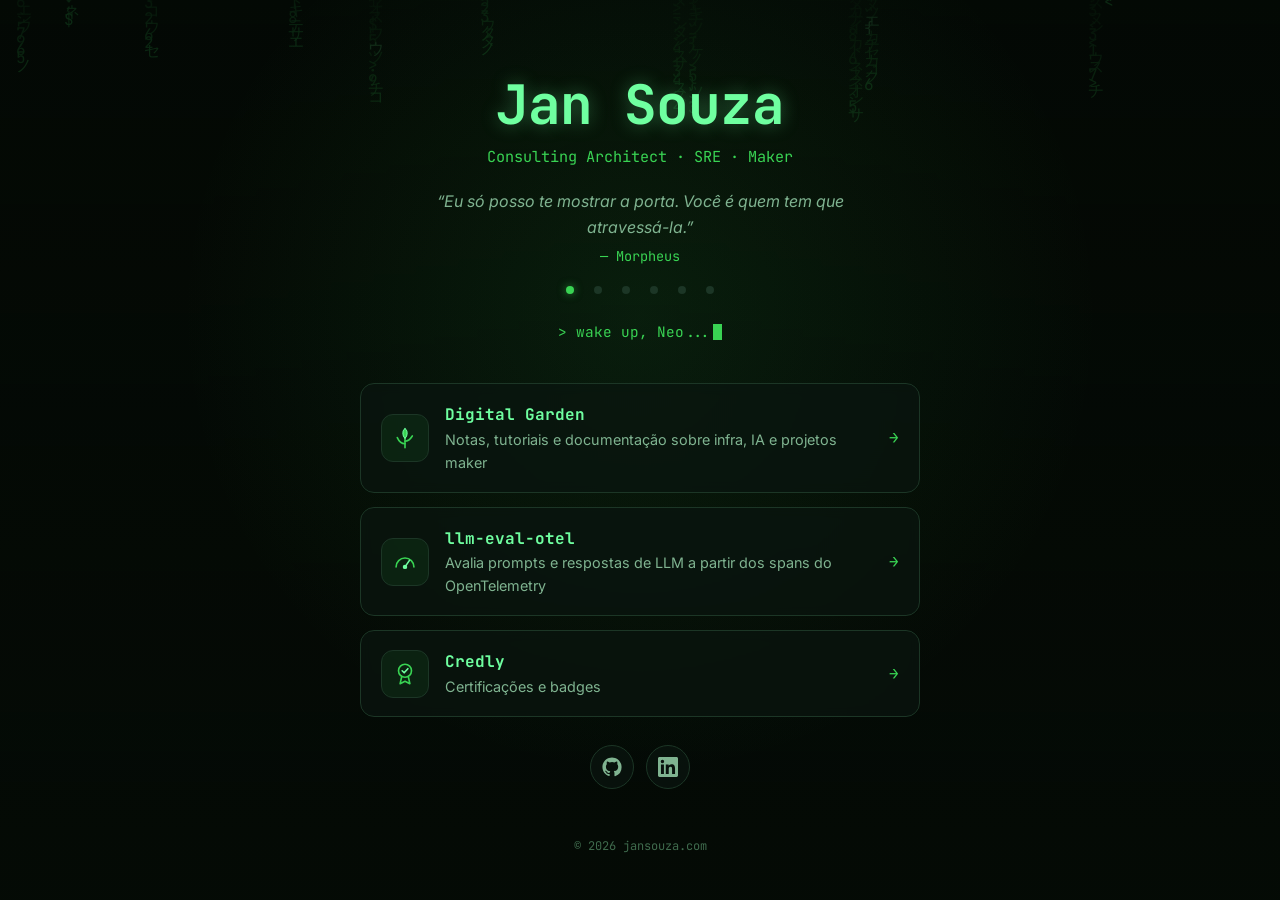
<file: index.html>
<!doctype html>
<html lang="pt-BR">
<head>
  <meta charset="utf-8">
  <meta name="viewport" content="width=device-width, initial-scale=1">
  <title>Jan Souza · Consulting Architect e SRE</title>
  <meta name="description" content="Jan Souza: Consulting Architect, SRE e maker. Notas sobre infraestrutura, IA, automação e invenções de fim de semana.">
  <meta name="theme-color" content="#050b06">
  <link rel="canonical" href="https://jansouza.com/">

  <meta property="og:type" content="website">
  <meta property="og:url" content="https://jansouza.com/">
  <meta property="og:title" content="Jan Souza">
  <meta property="og:description" content="Consulting Architect, SRE e maker.">
  <meta property="og:locale" content="pt_BR">
  <meta property="og:image" content="https://jansouza.com/assets/og-image.png">
  <meta property="og:image:width" content="1200">
  <meta property="og:image:height" content="630">
  <meta property="og:image:alt" content="Jan Souza, Consulting Architect, SRE e maker, sobre uma chuva de caracteres verdes">
  <meta name="twitter:card" content="summary_large_image">

  <link rel="icon" href="/favicon.ico" sizes="any">
  <link rel="icon" href="/favicon.svg" type="image/svg+xml">
  <link rel="apple-touch-icon" href="/apple-touch-icon.png">

  <script type="application/ld+json">
  {
    "@context": "https://schema.org",
    "@graph": [
      {
        "@type": "WebSite",
        "@id": "https://jansouza.com/#website",
        "url": "https://jansouza.com/",
        "name": "Jan Souza",
        "inLanguage": "pt-BR",
        "publisher": { "@id": "https://jansouza.com/#person" }
      },
      {
        "@type": "Person",
        "@id": "https://jansouza.com/#person",
        "name": "Jan Souza",
        "url": "https://jansouza.com/",
        "jobTitle": "Consulting Architect",
        "sameAs": [
          "https://github.com/jansouza",
          "https://www.linkedin.com/in/jansouza",
          "https://www.credly.com/users/jan.souza",
          "https://garden.jansouza.com"
        ]
      }
    ]
  }
  </script>

  <link rel="preconnect" href="https://fonts.googleapis.com">
  <link rel="preconnect" href="https://fonts.gstatic.com" crossorigin>
  <link href="https://fonts.googleapis.com/css2?family=JetBrains+Mono:wght@500;700&family=Inter:wght@400;500;600&display=swap" rel="stylesheet">

  <style>
    :root {
      --bg: #050b06;
      --bg-raised: rgba(11, 22, 16, 0.72);
      --text: #d7f5df;
      --muted: #7fb390;
      --accent: #39d353;
      --accent-strong: #6fffa0;
      --border: #1c3626;
      --mono: "JetBrains Mono", "SFMono-Regular", Consolas, Menlo, monospace;
      --sans: "Inter", "Helvetica Neue", Helvetica, Arial, sans-serif;
    }

    *, *::before, *::after { box-sizing: border-box; }

    html, body { height: 100%; }

    body {
      margin: 0;
      font-family: var(--sans);
      font-size: 16px;
      line-height: 1.6;
      color: var(--text);
      background: var(--bg);
      -webkit-font-smoothing: antialiased;
      overflow-x: hidden;
    }

    /* Fundo: chuva de caracteres + brilho radial */
    #rain {
      position: fixed;
      inset: 0;
      width: 100%;
      height: 100%;
      z-index: 0;
      opacity: 0.35;
    }

    .glow {
      position: fixed;
      inset: 0;
      z-index: 0;
      pointer-events: none;
      background:
        radial-gradient(60vmax 60vmax at 50% 35%, rgba(57, 211, 83, 0.10), transparent 60%),
        linear-gradient(to bottom, rgba(5, 11, 6, 0.2), rgba(5, 11, 6, 0.85));
    }

    main {
      position: relative;
      z-index: 1;
      min-height: 100%;
      display: flex;
      flex-direction: column;
      align-items: center;
      justify-content: center;
      padding: 64px 16px 32px;
    }

    .hero {
      width: 100%;
      max-width: 560px;
      text-align: center;
      animation: rise 0.8s ease-out both;
    }

    h1 {
      margin: 0;
      font-family: var(--mono);
      font-size: clamp(2.4rem, 8vw, 3.4rem);
      font-weight: 700;
      line-height: 1.05;
      letter-spacing: -1px;
      color: var(--accent-strong);
      text-shadow: 0 0 18px rgba(111, 255, 160, 0.35);
    }

    .role {
      margin: 12px 0 0;
      font-family: var(--mono);
      font-size: 0.95rem;
      color: var(--accent);
    }

    /* Carrossel de frases: todas na mesma célula do grid, então a altura não pula */
    .quotes {
      display: grid;
      margin: 20px auto 0;
      max-width: 44ch;
    }

    .quote {
      grid-area: 1 / 1;
      margin: 0;
      opacity: 0;
      visibility: hidden;
      transition: opacity 0.6s, visibility 0.6s;
    }

    .quote.is-active {
      opacity: 1;
      visibility: visible;
    }

    .quote blockquote {
      margin: 0;
      color: var(--muted);
      font-style: italic;
    }

    .quote figcaption {
      margin-top: 6px;
      font-family: var(--mono);
      font-size: 0.85rem;
      color: var(--accent);
    }

    .quote-dots {
      display: flex;
      justify-content: center;
      gap: 4px;
      margin-top: 10px;
    }

    .quote-dots button {
      display: grid;
      place-items: center;
      width: 24px;
      height: 24px;
      padding: 0;
      border: 0;
      border-radius: 50%;
      background: none;
      cursor: pointer;
    }

    .quote-dots button::before {
      content: "";
      width: 8px;
      height: 8px;
      border-radius: 50%;
      background: var(--border);
      transition: background 0.2s, box-shadow 0.2s;
    }

    .quote-dots button[aria-current="true"]::before {
      background: var(--accent);
      box-shadow: 0 0 8px rgba(57, 211, 83, 0.6);
    }

    .quote-dots button:hover::before { background: var(--accent-strong); }

    .quote-dots button:focus-visible {
      outline: 1px solid var(--accent);
      outline-offset: 0;
    }

    .prompt {
      margin: 18px 0 0;
      font-family: var(--mono);
      font-size: 0.9rem;
      color: var(--accent);
    }

    .prompt .cursor {
      display: inline-block;
      width: 0.6em;
      height: 1.1em;
      margin-left: 2px;
      vertical-align: -0.2em;
      background: var(--accent);
      animation: blink 1.1s steps(1) infinite;
    }

    /* Links */
    .links {
      display: grid;
      gap: 14px;
      margin: 40px 0 0;
      padding: 0;
      list-style: none;
      text-align: left;
    }

    .card {
      display: flex;
      align-items: center;
      gap: 16px;
      padding: 18px 20px;
      border: 1px solid var(--border);
      border-radius: 14px;
      background: var(--bg-raised);
      backdrop-filter: blur(6px);
      -webkit-backdrop-filter: blur(6px);
      color: var(--text);
      text-decoration: none;
      transition: border-color 0.2s, transform 0.2s, box-shadow 0.2s;
    }

    .card:hover,
    .card:focus-visible {
      border-color: var(--accent);
      transform: translateY(-2px);
      box-shadow: 0 8px 30px rgba(57, 211, 83, 0.15);
      outline: none;
    }

    .card .icon {
      flex: none;
      display: grid;
      place-items: center;
      width: 48px;
      height: 48px;
      border-radius: 12px;
      background: rgba(57, 211, 83, 0.08);
      border: 1px solid var(--border);
    }

    .card .icon svg { width: 26px; height: 26px; }

    .card .label { flex: 1; min-width: 0; }

    .card .title {
      display: block;
      font-family: var(--mono);
      font-weight: 700;
      color: var(--accent-strong);
    }

    .card .desc {
      display: block;
      font-size: 0.9rem;
      color: var(--muted);
    }

    .card .arrow {
      flex: none;
      font-family: var(--mono);
      color: var(--accent);
      transition: transform 0.2s;
    }

    .card:hover .arrow { transform: translateX(4px); }

    /* Ícones sociais */
    .social {
      display: flex;
      justify-content: center;
      gap: 12px;
      margin: 28px 0 0;
      padding: 0;
      list-style: none;
    }

    .social a {
      display: grid;
      place-items: center;
      width: 44px;
      height: 44px;
      border: 1px solid var(--border);
      border-radius: 50%;
      background: var(--bg-raised);
      color: var(--muted);
      transition: color 0.2s, border-color 0.2s, box-shadow 0.2s;
    }

    .social a:hover,
    .social a:focus-visible {
      color: var(--accent-strong);
      border-color: var(--accent);
      box-shadow: 0 0 16px rgba(57, 211, 83, 0.3);
      outline: none;
    }

    .social svg { width: 20px; height: 20px; fill: currentColor; }

    footer {
      margin-top: 48px;
      font-family: var(--mono);
      font-size: 0.75rem;
      color: #3f6b4d;
    }

    @keyframes rise {
      from { opacity: 0; transform: translateY(16px); }
      to { opacity: 1; transform: none; }
    }

    @keyframes blink { 50% { opacity: 0; } }

    @media (prefers-reduced-motion: reduce) {
      *, *::before, *::after { animation: none !important; transition: none !important; }
      #rain { display: none; }
    }
  </style>
</head>
<body>
  <canvas id="rain" aria-hidden="true"></canvas>
  <div class="glow" aria-hidden="true"></div>

  <main>
    <section class="hero">
      <h1>Jan Souza</h1>
      <p class="role">Consulting Architect · SRE · Maker</p>

      <!-- Para adicionar uma frase, copie um bloco <figure> abaixo. -->
      <div class="carousel" aria-roledescription="carrossel" aria-label="Frases de Matrix">
        <div class="quotes">
          <figure class="quote is-active">
            <blockquote>“Eu só posso te mostrar a porta. Você é quem tem que atravessá-la.”</blockquote>
            <figcaption>— Morpheus</figcaption>
          </figure>
          <figure class="quote">
            <blockquote>“Não existe colher.”</blockquote>
            <figcaption>— Garoto da colher</figcaption>
          </figure>
          <figure class="quote">
            <blockquote>“Siga o coelho branco.”</blockquote>
            <figcaption>— Trinity</figcaption>
          </figure>
          <figure class="quote">
            <blockquote>“Existe uma diferença entre conhecer o caminho e trilhar o caminho.”</blockquote>
            <figcaption>— Morpheus</figcaption>
          </figure>
          <figure class="quote">
            <blockquote>“Ninguém pode ser informado do que é a Matrix. Você tem que ver por si mesmo.”</blockquote>
            <figcaption>— Morpheus</figcaption>
          </figure>
          <figure class="quote">
            <blockquote>“Liberte sua mente.”</blockquote>
            <figcaption>— Morpheus</figcaption>
          </figure>
        </div>
        <div class="quote-dots"></div>
      </div>
      <p class="prompt">&gt; wake up, Neo...<span class="cursor" aria-hidden="true"></span></p>

      <!-- Para adicionar um novo link, copie um bloco <li> abaixo. -->
      <ul class="links">
        <li>
          <a class="card" href="https://garden.jansouza.com">
            <span class="icon" aria-hidden="true">
              <svg viewBox="0 0 64 64" fill="none" stroke="#39d353" stroke-width="4" stroke-linecap="round" stroke-linejoin="round">
                <path d="M32 56V30"/>
                <path d="M32 46C24 46 17 40 13 31"/>
                <path d="M32 40C39 40 45 35 50 27"/>
                <path d="M32 33C25 27 25 15 32 8C39 15 39 27 32 33Z" fill="#39d353" stroke="#6fffa0" stroke-width="2.5"/>
              </svg>
            </span>
            <span class="label">
              <span class="title">Digital Garden</span>
              <span class="desc">Notas, tutoriais e documentação sobre infra, IA e projetos maker</span>
            </span>
            <span class="arrow" aria-hidden="true">→</span>
          </a>
        </li>
        <li>
          <a class="card" href="https://llm-eval.jansouza.com/">
            <span class="icon" aria-hidden="true">
              <svg viewBox="0 0 64 64" fill="none" stroke="#39d353" stroke-width="4" stroke-linecap="round" stroke-linejoin="round">
                <path d="M10 44A22 22 0 0 1 54 44"/>
                <path d="M32 44L43 28" stroke="#6fffa0"/>
                <circle cx="32" cy="44" r="3.5" fill="#6fffa0" stroke="#6fffa0"/>
              </svg>
            </span>
            <span class="label">
              <span class="title">llm-eval-otel</span>
              <span class="desc">Avalia prompts e respostas de LLM a partir dos spans do OpenTelemetry</span>
            </span>
            <span class="arrow" aria-hidden="true">→</span>
          </a>
        </li>
        <li>
          <a class="card" href="https://www.credly.com/users/jan.souza" rel="me">
            <span class="icon" aria-hidden="true">
              <svg viewBox="0 0 64 64" fill="none" stroke="#39d353" stroke-width="4" stroke-linecap="round" stroke-linejoin="round">
                <path d="M24 38L20 56L32 50L44 56L40 38"/>
                <circle cx="32" cy="24" r="16"/>
                <path d="M25 24L30 29L39 19" stroke="#6fffa0"/>
              </svg>
            </span>
            <span class="label">
              <span class="title">Credly</span>
              <span class="desc">Certificações e badges</span>
            </span>
            <span class="arrow" aria-hidden="true">→</span>
          </a>
        </li>
      </ul>

      <ul class="social">
        <li>
          <a href="https://github.com/jansouza" aria-label="GitHub" rel="me">
            <svg viewBox="0 0 24 24"><path d="M12 .5C5.65.5.5 5.65.5 12c0 5.08 3.29 9.39 7.86 10.91.58.11.79-.25.79-.56v-2c-3.2.7-3.87-1.37-3.87-1.37-.52-1.33-1.28-1.68-1.28-1.68-1.05-.72.08-.7.08-.7 1.16.08 1.77 1.19 1.77 1.19 1.03 1.77 2.7 1.26 3.36.96.1-.75.4-1.26.73-1.55-2.55-.29-5.24-1.28-5.24-5.69 0-1.26.45-2.29 1.19-3.1-.12-.29-.52-1.46.11-3.05 0 0 .97-.31 3.17 1.18a11 11 0 0 1 5.77 0c2.2-1.49 3.17-1.18 3.17-1.18.63 1.59.23 2.76.11 3.05.74.81 1.19 1.84 1.19 3.1 0 4.42-2.69 5.39-5.26 5.68.41.36.78 1.06.78 2.14v3.17c0 .31.21.68.8.56A11.5 11.5 0 0 0 23.5 12C23.5 5.65 18.35.5 12 .5Z"/></svg>
          </a>
        </li>
        <li>
          <a href="https://www.linkedin.com/in/jansouza" aria-label="LinkedIn" rel="me">
            <svg viewBox="0 0 24 24"><path d="M20.45 20.45h-3.56v-5.57c0-1.33-.02-3.04-1.85-3.04-1.85 0-2.14 1.45-2.14 2.94v5.67H9.35V9h3.41v1.56h.05c.48-.9 1.64-1.85 3.37-1.85 3.6 0 4.27 2.37 4.27 5.46v6.28ZM5.34 7.43a2.06 2.06 0 1 1 0-4.13 2.06 2.06 0 0 1 0 4.13ZM7.12 20.45H3.56V9h3.56v11.45ZM22.22 0H1.77C.79 0 0 .77 0 1.73v20.54C0 23.23.79 24 1.77 24h20.45c.98 0 1.78-.77 1.78-1.73V1.73C24 .77 23.2 0 22.22 0Z"/></svg>
          </a>
        </li>
      </ul>
    </section>

    <footer>© <span id="year">2026</span> jansouza.com</footer>
  </main>

  <script>
    document.getElementById("year").textContent = new Date().getFullYear();

    // Carrossel de frases: troca sozinho a cada 7s e pausa com mouse ou foco em cima
    (function () {
      var carousel = document.querySelector(".carousel");
      var quotes = carousel.querySelectorAll(".quote");
      var dots = carousel.querySelector(".quote-dots");
      var auto = !window.matchMedia("(prefers-reduced-motion: reduce)").matches;
      var current = 0;
      var timer = null;

      quotes.forEach(function (quote, i) {
        var dot = document.createElement("button");
        dot.type = "button";
        dot.setAttribute("aria-label", "Frase " + (i + 1));
        dot.addEventListener("click", function () { show(i); });
        dots.appendChild(dot);
      });
      dots.children[0].setAttribute("aria-current", "true");

      function show(i) {
        quotes[current].classList.remove("is-active");
        dots.children[current].removeAttribute("aria-current");
        current = i;
        quotes[current].classList.add("is-active");
        dots.children[current].setAttribute("aria-current", "true");
      }

      function start() {
        if (!auto || timer) return;
        timer = setInterval(function () { show((current + 1) % quotes.length); }, 7000);
      }

      function stop() {
        clearInterval(timer);
        timer = null;
      }

      carousel.addEventListener("mouseenter", stop);
      carousel.addEventListener("mouseleave", start);
      carousel.addEventListener("focusin", stop);
      carousel.addEventListener("focusout", start);
      start();
    })();

    // Chuva de caracteres no fundo (desligada com prefers-reduced-motion)
    (function () {
      if (window.matchMedia("(prefers-reduced-motion: reduce)").matches) return;

      var canvas = document.getElementById("rain");
      var ctx = canvas.getContext("2d");
      var chars = "アイウエオカキクケコサシスセソタチツテトナニヌネノ0123456789{}<>/=;$".split("");
      var size = 16;
      var columns, drops;

      function resize() {
        var dpr = window.devicePixelRatio || 1;
        canvas.width = window.innerWidth * dpr;
        canvas.height = window.innerHeight * dpr;
        ctx.setTransform(dpr, 0, 0, dpr, 0, 0);
        columns = Math.ceil(window.innerWidth / size);
        drops = Array.from({ length: columns }, function () {
          return Math.random() * -window.innerHeight / size;
        });
      }

      function draw() {
        ctx.fillStyle = "rgba(5, 11, 6, 0.12)";
        ctx.fillRect(0, 0, window.innerWidth, window.innerHeight);
        ctx.font = size + "px 'JetBrains Mono', monospace";

        for (var i = 0; i < columns; i++) {
          var ch = chars[Math.floor(Math.random() * chars.length)];
          ctx.fillStyle = Math.random() > 0.97 ? "#6fffa0" : "#1f7a35";
          ctx.fillText(ch, i * size, drops[i] * size);
          if (drops[i] * size > window.innerHeight && Math.random() > 0.975) drops[i] = 0;
          drops[i] += 0.5;
        }
      }

      resize();
      window.addEventListener("resize", resize);

      var last = 0;
      (function loop(t) {
        if (t - last > 50) { draw(); last = t; }
        requestAnimationFrame(loop);
      })(0);
    })();
  </script>
</body>
</html>
</file>
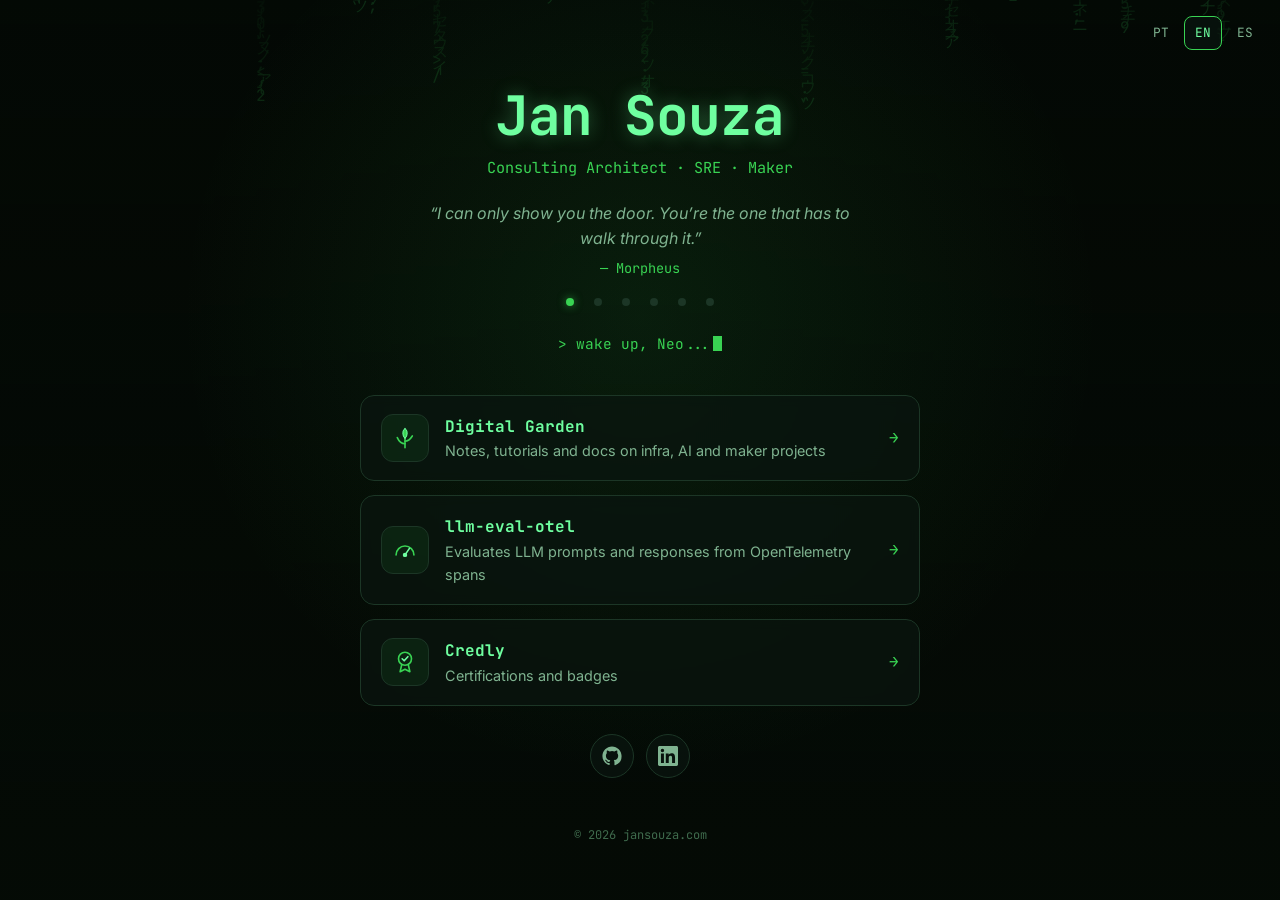
<file: en/index.html>
<!doctype html>
<html lang="en">
<head>
  <meta charset="utf-8">
  <meta name="viewport" content="width=device-width, initial-scale=1">
  <title>Jan Souza · Consulting Architect &amp; SRE</title>
  <meta name="description" content="Jan Souza: Consulting Architect, SRE and maker. Notes on infrastructure, AI, automation and weekend inventions.">
  <meta name="theme-color" content="#050b06">
  <link rel="canonical" href="https://jansouza.com/en/">
  <link rel="alternate" hreflang="pt-BR" href="https://jansouza.com/">
  <link rel="alternate" hreflang="en" href="https://jansouza.com/en/">
  <link rel="alternate" hreflang="es" href="https://jansouza.com/es/">
  <link rel="alternate" hreflang="x-default" href="https://jansouza.com/">

  <meta property="og:type" content="website">
  <meta property="og:url" content="https://jansouza.com/en/">
  <meta property="og:title" content="Jan Souza">
  <meta property="og:description" content="Consulting Architect, SRE and maker.">
  <meta property="og:locale" content="en_US">
  <meta property="og:locale:alternate" content="pt_BR">
  <meta property="og:locale:alternate" content="es_ES">
  <meta property="og:image" content="https://jansouza.com/assets/og-image.png">
  <meta property="og:image:width" content="1200">
  <meta property="og:image:height" content="630">
  <meta property="og:image:alt" content="Jan Souza, Consulting Architect, SRE and maker, over a rain of green characters">
  <meta name="twitter:card" content="summary_large_image">

  <link rel="icon" href="/favicon.ico" sizes="any">
  <link rel="icon" href="/favicon.svg" type="image/svg+xml">
  <link rel="apple-touch-icon" href="/apple-touch-icon.png">

  <script type="application/ld+json">
  {
    "@context": "https://schema.org",
    "@graph": [
      {
        "@type": "WebSite",
        "@id": "https://jansouza.com/en/#website",
        "url": "https://jansouza.com/en/",
        "name": "Jan Souza",
        "inLanguage": "en",
        "publisher": { "@id": "https://jansouza.com/#person" }
      },
      {
        "@type": "Person",
        "@id": "https://jansouza.com/#person",
        "name": "Jan Souza",
        "url": "https://jansouza.com/",
        "jobTitle": "Consulting Architect",
        "sameAs": [
          "https://github.com/jansouza",
          "https://www.linkedin.com/in/jansouza",
          "https://www.credly.com/users/jan.souza",
          "https://garden.jansouza.com"
        ]
      }
    ]
  }
  </script>

  <link rel="preconnect" href="https://fonts.googleapis.com">
  <link rel="preconnect" href="https://fonts.gstatic.com" crossorigin>
  <link href="https://fonts.googleapis.com/css2?family=JetBrains+Mono:wght@500;700&family=Inter:wght@400;500;600&display=swap" rel="stylesheet">

  <link rel="stylesheet" href="/assets/style.css">
</head>
<body>
  <canvas id="rain" aria-hidden="true"></canvas>
  <div class="glow" aria-hidden="true"></div>

  <main>
    <!-- Seletor de idioma: a versão em português fica em /, a em espanhol em /es/ -->
    <nav aria-label="Language">
      <ul class="lang">
        <li><a href="/" hreflang="pt-BR" lang="pt-BR">PT</a></li>
        <li><a href="/en/" hreflang="en" lang="en" aria-current="page">EN</a></li>
        <li><a href="/es/" hreflang="es" lang="es">ES</a></li>
      </ul>
    </nav>

    <section class="hero">
      <h1>Jan Souza</h1>
      <p class="role">Consulting Architect · SRE · Maker</p>

      <!-- Para adicionar uma frase, copie um bloco <figure> abaixo. -->
      <div class="carousel" aria-roledescription="carousel" aria-label="Matrix quotes">
        <div class="quotes">
          <figure class="quote is-active">
            <blockquote>“I can only show you the door. You’re the one that has to walk through it.”</blockquote>
            <figcaption>— Morpheus</figcaption>
          </figure>
          <figure class="quote">
            <blockquote>“There is no spoon.”</blockquote>
            <figcaption>— Spoon Boy</figcaption>
          </figure>
          <figure class="quote">
            <blockquote>“Follow the white rabbit.”</blockquote>
            <figcaption>— Trinity</figcaption>
          </figure>
          <figure class="quote">
            <blockquote>“There’s a difference between knowing the path and walking the path.”</blockquote>
            <figcaption>— Morpheus</figcaption>
          </figure>
          <figure class="quote">
            <blockquote>“No one can be told what the Matrix is. You have to see it for yourself.”</blockquote>
            <figcaption>— Morpheus</figcaption>
          </figure>
          <figure class="quote">
            <blockquote>“Free your mind.”</blockquote>
            <figcaption>— Morpheus</figcaption>
          </figure>
        </div>
        <div class="quote-dots" data-label="Quote"></div>
      </div>
      <p class="prompt">&gt; wake up, Neo...<span class="cursor" aria-hidden="true"></span></p>

      <!-- Para adicionar um novo link, copie um bloco <li> abaixo. -->
      <ul class="links">
        <li>
          <a class="card" href="https://garden.jansouza.com">
            <span class="icon" aria-hidden="true">
              <svg viewBox="0 0 64 64" fill="none" stroke="#39d353" stroke-width="4" stroke-linecap="round" stroke-linejoin="round">
                <path d="M32 56V30"/>
                <path d="M32 46C24 46 17 40 13 31"/>
                <path d="M32 40C39 40 45 35 50 27"/>
                <path d="M32 33C25 27 25 15 32 8C39 15 39 27 32 33Z" fill="#39d353" stroke="#6fffa0" stroke-width="2.5"/>
              </svg>
            </span>
            <span class="label">
              <span class="title">Digital Garden</span>
              <span class="desc">Notes, tutorials and docs on infra, AI and maker projects</span>
            </span>
            <span class="arrow" aria-hidden="true">→</span>
          </a>
        </li>
        <li>
          <a class="card" href="https://llm-eval.jansouza.com/">
            <span class="icon" aria-hidden="true">
              <svg viewBox="0 0 64 64" fill="none" stroke="#39d353" stroke-width="4" stroke-linecap="round" stroke-linejoin="round">
                <path d="M10 44A22 22 0 0 1 54 44"/>
                <path d="M32 44L43 28" stroke="#6fffa0"/>
                <circle cx="32" cy="44" r="3.5" fill="#6fffa0" stroke="#6fffa0"/>
              </svg>
            </span>
            <span class="label">
              <span class="title">llm-eval-otel</span>
              <span class="desc">Evaluates LLM prompts and responses from OpenTelemetry spans</span>
            </span>
            <span class="arrow" aria-hidden="true">→</span>
          </a>
        </li>
        <li>
          <a class="card" href="https://www.credly.com/users/jan.souza" rel="me">
            <span class="icon" aria-hidden="true">
              <svg viewBox="0 0 64 64" fill="none" stroke="#39d353" stroke-width="4" stroke-linecap="round" stroke-linejoin="round">
                <path d="M24 38L20 56L32 50L44 56L40 38"/>
                <circle cx="32" cy="24" r="16"/>
                <path d="M25 24L30 29L39 19" stroke="#6fffa0"/>
              </svg>
            </span>
            <span class="label">
              <span class="title">Credly</span>
              <span class="desc">Certifications and badges</span>
            </span>
            <span class="arrow" aria-hidden="true">→</span>
          </a>
        </li>
      </ul>

      <ul class="social">
        <li>
          <a href="https://github.com/jansouza" aria-label="GitHub" rel="me">
            <svg viewBox="0 0 24 24"><path d="M12 .5C5.65.5.5 5.65.5 12c0 5.08 3.29 9.39 7.86 10.91.58.11.79-.25.79-.56v-2c-3.2.7-3.87-1.37-3.87-1.37-.52-1.33-1.28-1.68-1.28-1.68-1.05-.72.08-.7.08-.7 1.16.08 1.77 1.19 1.77 1.19 1.03 1.77 2.7 1.26 3.36.96.1-.75.4-1.26.73-1.55-2.55-.29-5.24-1.28-5.24-5.69 0-1.26.45-2.29 1.19-3.1-.12-.29-.52-1.46.11-3.05 0 0 .97-.31 3.17 1.18a11 11 0 0 1 5.77 0c2.2-1.49 3.17-1.18 3.17-1.18.63 1.59.23 2.76.11 3.05.74.81 1.19 1.84 1.19 3.1 0 4.42-2.69 5.39-5.26 5.68.41.36.78 1.06.78 2.14v3.17c0 .31.21.68.8.56A11.5 11.5 0 0 0 23.5 12C23.5 5.65 18.35.5 12 .5Z"/></svg>
          </a>
        </li>
        <li>
          <a href="https://www.linkedin.com/in/jansouza" aria-label="LinkedIn" rel="me">
            <svg viewBox="0 0 24 24"><path d="M20.45 20.45h-3.56v-5.57c0-1.33-.02-3.04-1.85-3.04-1.85 0-2.14 1.45-2.14 2.94v5.67H9.35V9h3.41v1.56h.05c.48-.9 1.64-1.85 3.37-1.85 3.6 0 4.27 2.37 4.27 5.46v6.28ZM5.34 7.43a2.06 2.06 0 1 1 0-4.13 2.06 2.06 0 0 1 0 4.13ZM7.12 20.45H3.56V9h3.56v11.45ZM22.22 0H1.77C.79 0 0 .77 0 1.73v20.54C0 23.23.79 24 1.77 24h20.45c.98 0 1.78-.77 1.78-1.73V1.73C24 .77 23.2 0 22.22 0Z"/></svg>
          </a>
        </li>
      </ul>
    </section>

    <footer>© <span id="year">2026</span> jansouza.com</footer>
  </main>

  <script src="/assets/main.js"></script>
</body>
</html>
</file>
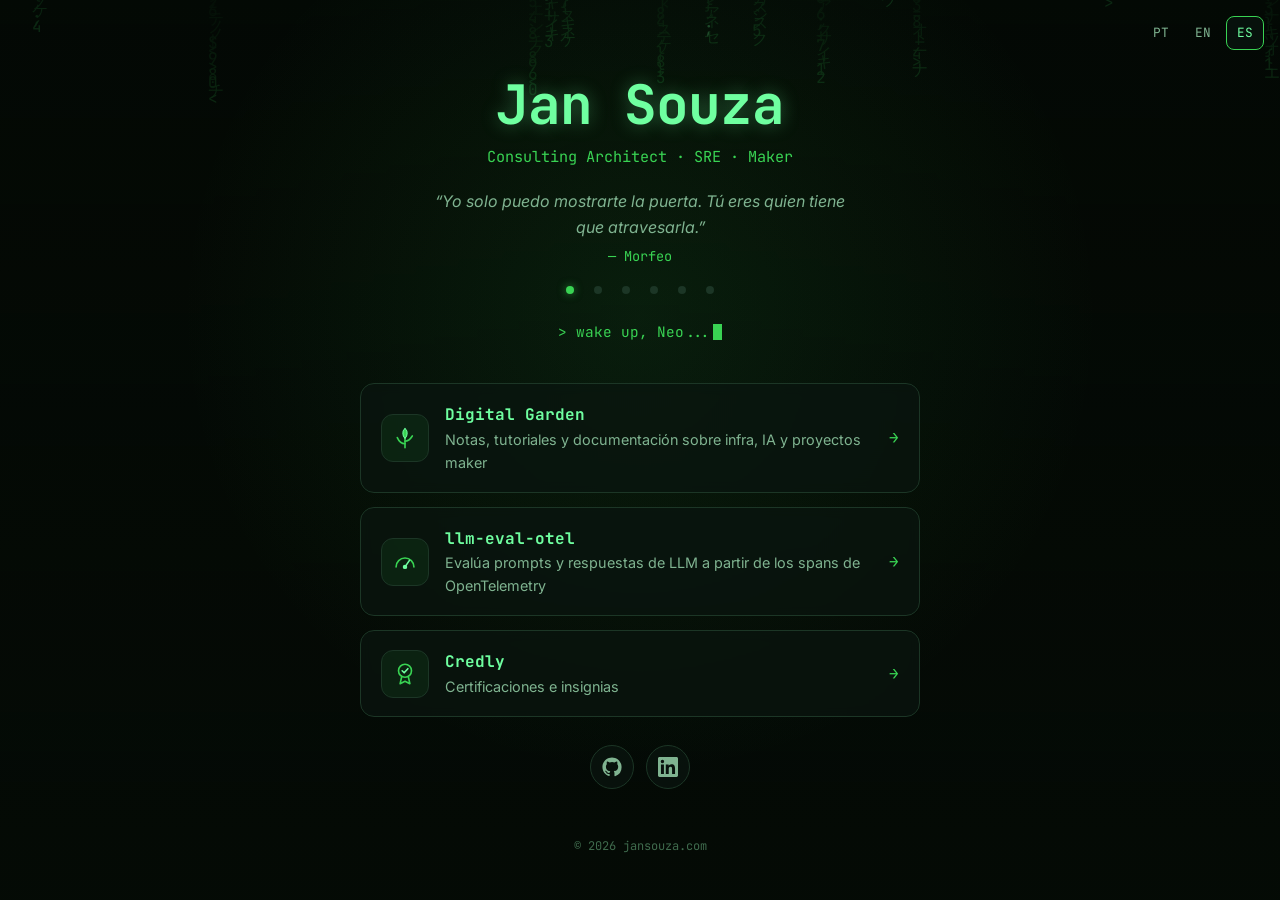
<file: es/index.html>
<!doctype html>
<html lang="es">
<head>
  <meta charset="utf-8">
  <meta name="viewport" content="width=device-width, initial-scale=1">
  <title>Jan Souza · Consulting Architect y SRE</title>
  <meta name="description" content="Jan Souza: Consulting Architect, SRE y maker. Notas sobre infraestructura, IA, automatización e inventos de fin de semana.">
  <meta name="theme-color" content="#050b06">
  <link rel="canonical" href="https://jansouza.com/es/">
  <link rel="alternate" hreflang="pt-BR" href="https://jansouza.com/">
  <link rel="alternate" hreflang="en" href="https://jansouza.com/en/">
  <link rel="alternate" hreflang="es" href="https://jansouza.com/es/">
  <link rel="alternate" hreflang="x-default" href="https://jansouza.com/">

  <meta property="og:type" content="website">
  <meta property="og:url" content="https://jansouza.com/es/">
  <meta property="og:title" content="Jan Souza">
  <meta property="og:description" content="Consulting Architect, SRE y maker.">
  <meta property="og:locale" content="es_ES">
  <meta property="og:locale:alternate" content="pt_BR">
  <meta property="og:locale:alternate" content="en_US">
  <meta property="og:image" content="https://jansouza.com/assets/og-image.png">
  <meta property="og:image:width" content="1200">
  <meta property="og:image:height" content="630">
  <meta property="og:image:alt" content="Jan Souza, Consulting Architect, SRE y maker, sobre una lluvia de caracteres verdes">
  <meta name="twitter:card" content="summary_large_image">

  <link rel="icon" href="/favicon.ico" sizes="any">
  <link rel="icon" href="/favicon.svg" type="image/svg+xml">
  <link rel="apple-touch-icon" href="/apple-touch-icon.png">

  <script type="application/ld+json">
  {
    "@context": "https://schema.org",
    "@graph": [
      {
        "@type": "WebSite",
        "@id": "https://jansouza.com/es/#website",
        "url": "https://jansouza.com/es/",
        "name": "Jan Souza",
        "inLanguage": "es",
        "publisher": { "@id": "https://jansouza.com/#person" }
      },
      {
        "@type": "Person",
        "@id": "https://jansouza.com/#person",
        "name": "Jan Souza",
        "url": "https://jansouza.com/",
        "jobTitle": "Consulting Architect",
        "sameAs": [
          "https://github.com/jansouza",
          "https://www.linkedin.com/in/jansouza",
          "https://www.credly.com/users/jan.souza",
          "https://garden.jansouza.com"
        ]
      }
    ]
  }
  </script>

  <link rel="preconnect" href="https://fonts.googleapis.com">
  <link rel="preconnect" href="https://fonts.gstatic.com" crossorigin>
  <link href="https://fonts.googleapis.com/css2?family=JetBrains+Mono:wght@500;700&family=Inter:wght@400;500;600&display=swap" rel="stylesheet">

  <link rel="stylesheet" href="/assets/style.css">
</head>
<body>
  <canvas id="rain" aria-hidden="true"></canvas>
  <div class="glow" aria-hidden="true"></div>

  <main>
    <!-- Seletor de idioma: a versão em português fica em /, a em inglês em /en/ -->
    <nav aria-label="Idioma">
      <ul class="lang">
        <li><a href="/" hreflang="pt-BR" lang="pt-BR">PT</a></li>
        <li><a href="/en/" hreflang="en" lang="en">EN</a></li>
        <li><a href="/es/" hreflang="es" lang="es" aria-current="page">ES</a></li>
      </ul>
    </nav>

    <section class="hero">
      <h1>Jan Souza</h1>
      <p class="role">Consulting Architect · SRE · Maker</p>

      <!-- Para adicionar uma frase, copie um bloco <figure> abaixo. -->
      <div class="carousel" aria-roledescription="carrusel" aria-label="Frases de Matrix">
        <div class="quotes">
          <figure class="quote is-active">
            <blockquote>“Yo solo puedo mostrarte la puerta. Tú eres quien tiene que atravesarla.”</blockquote>
            <figcaption>— Morfeo</figcaption>
          </figure>
          <figure class="quote">
            <blockquote>“No hay cuchara.”</blockquote>
            <figcaption>— Niño de la cuchara</figcaption>
          </figure>
          <figure class="quote">
            <blockquote>“Sigue al conejo blanco.”</blockquote>
            <figcaption>— Trinity</figcaption>
          </figure>
          <figure class="quote">
            <blockquote>“Hay una diferencia entre conocer el camino y recorrer el camino.”</blockquote>
            <figcaption>— Morfeo</figcaption>
          </figure>
          <figure class="quote">
            <blockquote>“Nadie puede explicarte qué es Matrix. Tienes que verlo por ti mismo.”</blockquote>
            <figcaption>— Morfeo</figcaption>
          </figure>
          <figure class="quote">
            <blockquote>“Libera tu mente.”</blockquote>
            <figcaption>— Morfeo</figcaption>
          </figure>
        </div>
        <div class="quote-dots" data-label="Frase"></div>
      </div>
      <p class="prompt">&gt; wake up, Neo...<span class="cursor" aria-hidden="true"></span></p>

      <!-- Para adicionar um novo link, copie um bloco <li> abaixo. -->
      <ul class="links">
        <li>
          <a class="card" href="https://garden.jansouza.com">
            <span class="icon" aria-hidden="true">
              <svg viewBox="0 0 64 64" fill="none" stroke="#39d353" stroke-width="4" stroke-linecap="round" stroke-linejoin="round">
                <path d="M32 56V30"/>
                <path d="M32 46C24 46 17 40 13 31"/>
                <path d="M32 40C39 40 45 35 50 27"/>
                <path d="M32 33C25 27 25 15 32 8C39 15 39 27 32 33Z" fill="#39d353" stroke="#6fffa0" stroke-width="2.5"/>
              </svg>
            </span>
            <span class="label">
              <span class="title">Digital Garden</span>
              <span class="desc">Notas, tutoriales y documentación sobre infra, IA y proyectos maker</span>
            </span>
            <span class="arrow" aria-hidden="true">→</span>
          </a>
        </li>
        <li>
          <a class="card" href="https://llm-eval.jansouza.com/">
            <span class="icon" aria-hidden="true">
              <svg viewBox="0 0 64 64" fill="none" stroke="#39d353" stroke-width="4" stroke-linecap="round" stroke-linejoin="round">
                <path d="M10 44A22 22 0 0 1 54 44"/>
                <path d="M32 44L43 28" stroke="#6fffa0"/>
                <circle cx="32" cy="44" r="3.5" fill="#6fffa0" stroke="#6fffa0"/>
              </svg>
            </span>
            <span class="label">
              <span class="title">llm-eval-otel</span>
              <span class="desc">Evalúa prompts y respuestas de LLM a partir de los spans de OpenTelemetry</span>
            </span>
            <span class="arrow" aria-hidden="true">→</span>
          </a>
        </li>
        <li>
          <a class="card" href="https://www.credly.com/users/jan.souza" rel="me">
            <span class="icon" aria-hidden="true">
              <svg viewBox="0 0 64 64" fill="none" stroke="#39d353" stroke-width="4" stroke-linecap="round" stroke-linejoin="round">
                <path d="M24 38L20 56L32 50L44 56L40 38"/>
                <circle cx="32" cy="24" r="16"/>
                <path d="M25 24L30 29L39 19" stroke="#6fffa0"/>
              </svg>
            </span>
            <span class="label">
              <span class="title">Credly</span>
              <span class="desc">Certificaciones e insignias</span>
            </span>
            <span class="arrow" aria-hidden="true">→</span>
          </a>
        </li>
      </ul>

      <ul class="social">
        <li>
          <a href="https://github.com/jansouza" aria-label="GitHub" rel="me">
            <svg viewBox="0 0 24 24"><path d="M12 .5C5.65.5.5 5.65.5 12c0 5.08 3.29 9.39 7.86 10.91.58.11.79-.25.79-.56v-2c-3.2.7-3.87-1.37-3.87-1.37-.52-1.33-1.28-1.68-1.28-1.68-1.05-.72.08-.7.08-.7 1.16.08 1.77 1.19 1.77 1.19 1.03 1.77 2.7 1.26 3.36.96.1-.75.4-1.26.73-1.55-2.55-.29-5.24-1.28-5.24-5.69 0-1.26.45-2.29 1.19-3.1-.12-.29-.52-1.46.11-3.05 0 0 .97-.31 3.17 1.18a11 11 0 0 1 5.77 0c2.2-1.49 3.17-1.18 3.17-1.18.63 1.59.23 2.76.11 3.05.74.81 1.19 1.84 1.19 3.1 0 4.42-2.69 5.39-5.26 5.68.41.36.78 1.06.78 2.14v3.17c0 .31.21.68.8.56A11.5 11.5 0 0 0 23.5 12C23.5 5.65 18.35.5 12 .5Z"/></svg>
          </a>
        </li>
        <li>
          <a href="https://www.linkedin.com/in/jansouza" aria-label="LinkedIn" rel="me">
            <svg viewBox="0 0 24 24"><path d="M20.45 20.45h-3.56v-5.57c0-1.33-.02-3.04-1.85-3.04-1.85 0-2.14 1.45-2.14 2.94v5.67H9.35V9h3.41v1.56h.05c.48-.9 1.64-1.85 3.37-1.85 3.6 0 4.27 2.37 4.27 5.46v6.28ZM5.34 7.43a2.06 2.06 0 1 1 0-4.13 2.06 2.06 0 0 1 0 4.13ZM7.12 20.45H3.56V9h3.56v11.45ZM22.22 0H1.77C.79 0 0 .77 0 1.73v20.54C0 23.23.79 24 1.77 24h20.45c.98 0 1.78-.77 1.78-1.73V1.73C24 .77 23.2 0 22.22 0Z"/></svg>
          </a>
        </li>
      </ul>
    </section>

    <footer>© <span id="year">2026</span> jansouza.com</footer>
  </main>

  <script src="/assets/main.js"></script>
</body>
</html>
</file>
<file: assets/style.css>
:root {
  --bg: #050b06;
  --bg-raised: rgba(11, 22, 16, 0.72);
  --text: #d7f5df;
  --muted: #7fb390;
  --accent: #39d353;
  --accent-strong: #6fffa0;
  --border: #1c3626;
  --mono: "JetBrains Mono", "SFMono-Regular", Consolas, Menlo, monospace;
  --sans: "Inter", "Helvetica Neue", Helvetica, Arial, sans-serif;
}

*, *::before, *::after { box-sizing: border-box; }

html, body { height: 100%; }

body {
  margin: 0;
  font-family: var(--sans);
  font-size: 16px;
  line-height: 1.6;
  color: var(--text);
  background: var(--bg);
  -webkit-font-smoothing: antialiased;
  overflow-x: hidden;
}

/* Fundo: chuva de caracteres + brilho radial */
#rain {
  position: fixed;
  inset: 0;
  width: 100%;
  height: 100%;
  z-index: 0;
  opacity: 0.35;
}

.glow {
  position: fixed;
  inset: 0;
  z-index: 0;
  pointer-events: none;
  background:
    radial-gradient(60vmax 60vmax at 50% 35%, rgba(57, 211, 83, 0.10), transparent 60%),
    linear-gradient(to bottom, rgba(5, 11, 6, 0.2), rgba(5, 11, 6, 0.85));
}

main {
  position: relative;
  z-index: 1;
  min-height: 100%;
  display: flex;
  flex-direction: column;
  align-items: center;
  justify-content: center;
  padding: 64px 16px 32px;
}

/* Seletor de idioma no canto superior direito */
.lang {
  position: absolute;
  top: 16px;
  right: 16px;
  display: flex;
  gap: 4px;
  margin: 0;
  padding: 0;
  list-style: none;
  font-family: var(--mono);
  font-size: 0.8rem;
}

.lang a {
  display: block;
  padding: 6px 10px;
  border: 1px solid transparent;
  border-radius: 8px;
  color: var(--muted);
  text-decoration: none;
  transition: color 0.2s, border-color 0.2s;
}

.lang a:hover,
.lang a:focus-visible {
  color: var(--accent-strong);
  border-color: var(--border);
  outline: none;
}

.lang a[aria-current="page"] {
  color: var(--accent-strong);
  border-color: var(--accent);
  background: var(--bg-raised);
}

.hero {
  width: 100%;
  max-width: 560px;
  text-align: center;
  animation: rise 0.8s ease-out both;
}

h1 {
  margin: 0;
  font-family: var(--mono);
  font-size: clamp(2.4rem, 8vw, 3.4rem);
  font-weight: 700;
  line-height: 1.05;
  letter-spacing: -1px;
  color: var(--accent-strong);
  text-shadow: 0 0 18px rgba(111, 255, 160, 0.35);
}

.role {
  margin: 12px 0 0;
  font-family: var(--mono);
  font-size: 0.95rem;
  color: var(--accent);
}

/* Carrossel de frases: todas na mesma célula do grid, então a altura não pula */
.quotes {
  display: grid;
  margin: 20px auto 0;
  max-width: 44ch;
}

.quote {
  grid-area: 1 / 1;
  margin: 0;
  opacity: 0;
  visibility: hidden;
  transition: opacity 0.6s, visibility 0.6s;
}

.quote.is-active {
  opacity: 1;
  visibility: visible;
}

.quote blockquote {
  margin: 0;
  color: var(--muted);
  font-style: italic;
}

.quote figcaption {
  margin-top: 6px;
  font-family: var(--mono);
  font-size: 0.85rem;
  color: var(--accent);
}

.quote-dots {
  display: flex;
  justify-content: center;
  gap: 4px;
  margin-top: 10px;
}

.quote-dots button {
  display: grid;
  place-items: center;
  width: 24px;
  height: 24px;
  padding: 0;
  border: 0;
  border-radius: 50%;
  background: none;
  cursor: pointer;
}

.quote-dots button::before {
  content: "";
  width: 8px;
  height: 8px;
  border-radius: 50%;
  background: var(--border);
  transition: background 0.2s, box-shadow 0.2s;
}

.quote-dots button[aria-current="true"]::before {
  background: var(--accent);
  box-shadow: 0 0 8px rgba(57, 211, 83, 0.6);
}

.quote-dots button:hover::before { background: var(--accent-strong); }

.quote-dots button:focus-visible {
  outline: 1px solid var(--accent);
  outline-offset: 0;
}

.prompt {
  margin: 18px 0 0;
  font-family: var(--mono);
  font-size: 0.9rem;
  color: var(--accent);
}

.prompt .cursor {
  display: inline-block;
  width: 0.6em;
  height: 1.1em;
  margin-left: 2px;
  vertical-align: -0.2em;
  background: var(--accent);
  animation: blink 1.1s steps(1) infinite;
}

/* Links */
.links {
  display: grid;
  gap: 14px;
  margin: 40px 0 0;
  padding: 0;
  list-style: none;
  text-align: left;
}

.card {
  display: flex;
  align-items: center;
  gap: 16px;
  padding: 18px 20px;
  border: 1px solid var(--border);
  border-radius: 14px;
  background: var(--bg-raised);
  backdrop-filter: blur(6px);
  -webkit-backdrop-filter: blur(6px);
  color: var(--text);
  text-decoration: none;
  transition: border-color 0.2s, transform 0.2s, box-shadow 0.2s;
}

.card:hover,
.card:focus-visible {
  border-color: var(--accent);
  transform: translateY(-2px);
  box-shadow: 0 8px 30px rgba(57, 211, 83, 0.15);
  outline: none;
}

.card .icon {
  flex: none;
  display: grid;
  place-items: center;
  width: 48px;
  height: 48px;
  border-radius: 12px;
  background: rgba(57, 211, 83, 0.08);
  border: 1px solid var(--border);
}

.card .icon svg { width: 26px; height: 26px; }

.card .label { flex: 1; min-width: 0; }

.card .title {
  display: block;
  font-family: var(--mono);
  font-weight: 700;
  color: var(--accent-strong);
}

.card .desc {
  display: block;
  font-size: 0.9rem;
  color: var(--muted);
}

.card .arrow {
  flex: none;
  font-family: var(--mono);
  color: var(--accent);
  transition: transform 0.2s;
}

.card:hover .arrow { transform: translateX(4px); }

/* Ícones sociais */
.social {
  display: flex;
  justify-content: center;
  gap: 12px;
  margin: 28px 0 0;
  padding: 0;
  list-style: none;
}

.social a {
  display: grid;
  place-items: center;
  width: 44px;
  height: 44px;
  border: 1px solid var(--border);
  border-radius: 50%;
  background: var(--bg-raised);
  color: var(--muted);
  transition: color 0.2s, border-color 0.2s, box-shadow 0.2s;
}

.social a:hover,
.social a:focus-visible {
  color: var(--accent-strong);
  border-color: var(--accent);
  box-shadow: 0 0 16px rgba(57, 211, 83, 0.3);
  outline: none;
}

.social svg { width: 20px; height: 20px; fill: currentColor; }

footer {
  margin-top: 48px;
  font-family: var(--mono);
  font-size: 0.75rem;
  color: #3f6b4d;
}

@keyframes rise {
  from { opacity: 0; transform: translateY(16px); }
  to { opacity: 1; transform: none; }
}

@keyframes blink { 50% { opacity: 0; } }

@media (prefers-reduced-motion: reduce) {
  *, *::before, *::after { animation: none !important; transition: none !important; }
  #rain { display: none; }
}
</file>
